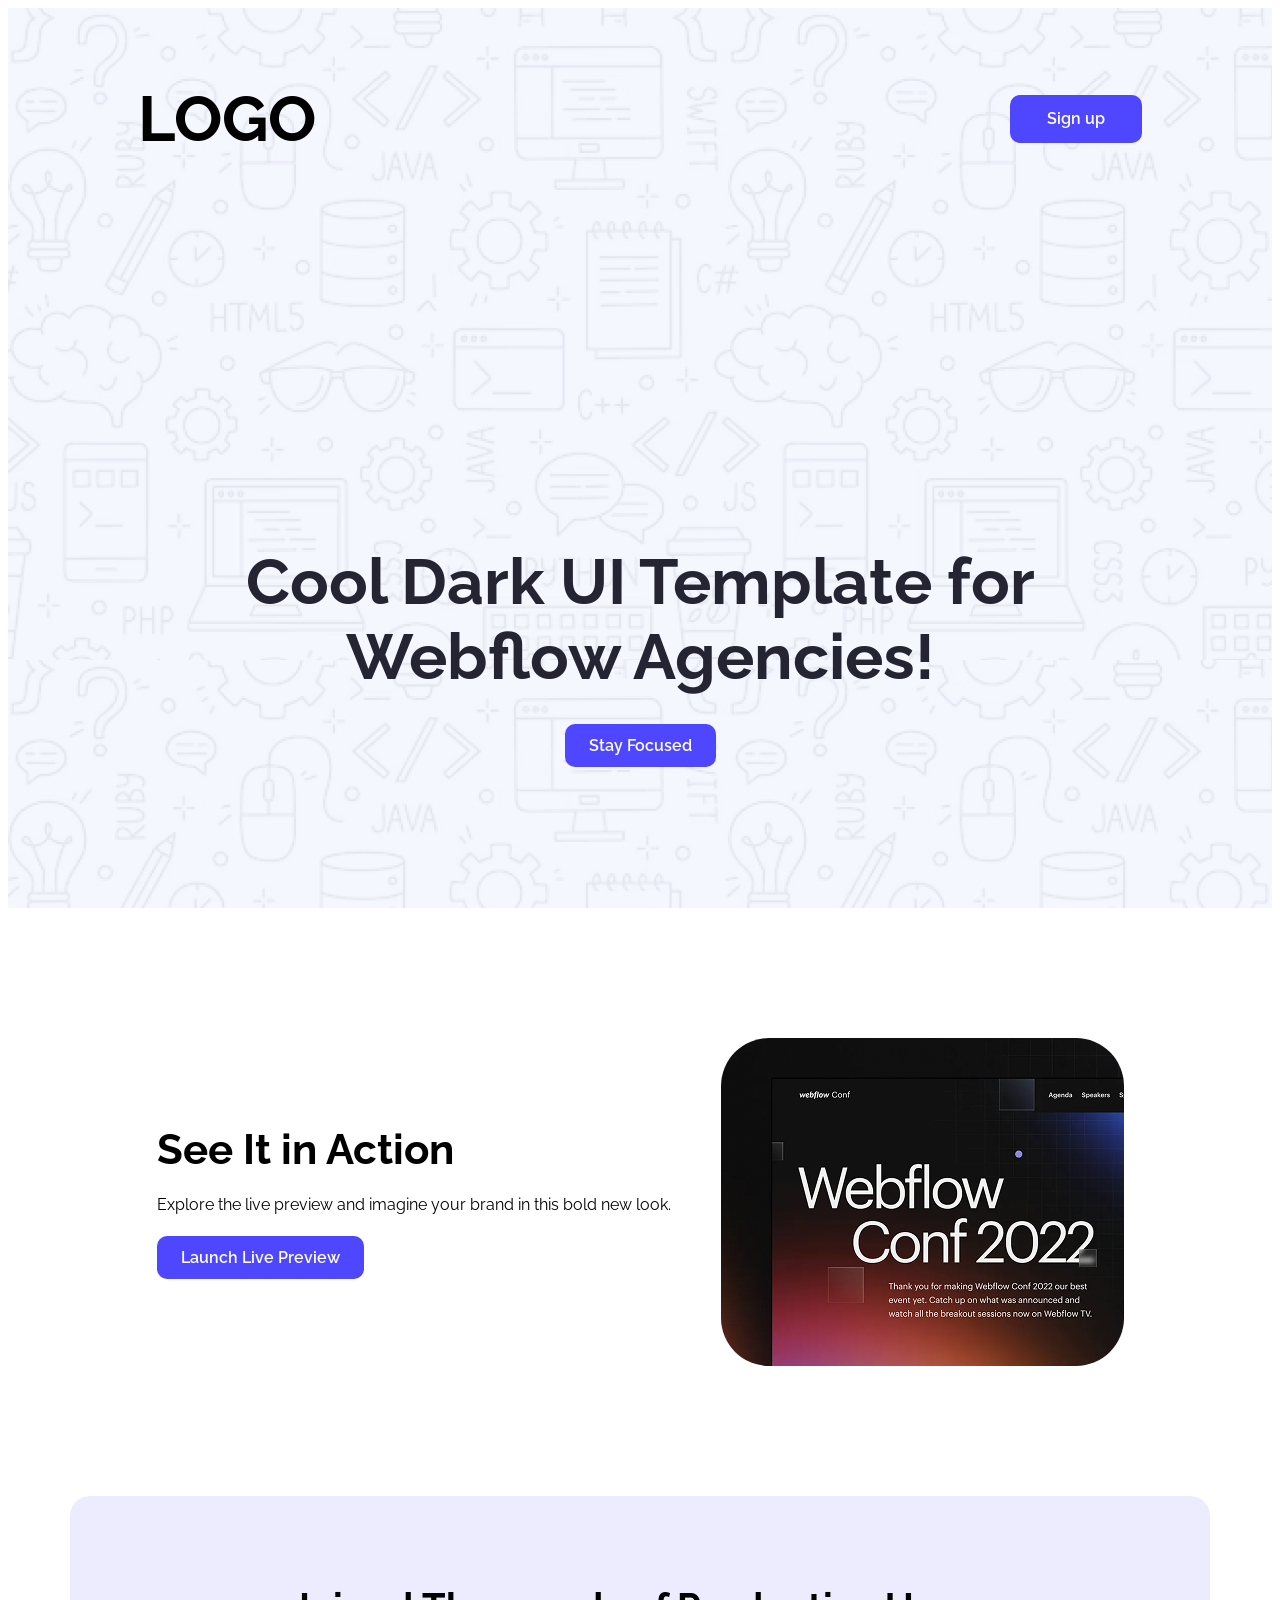
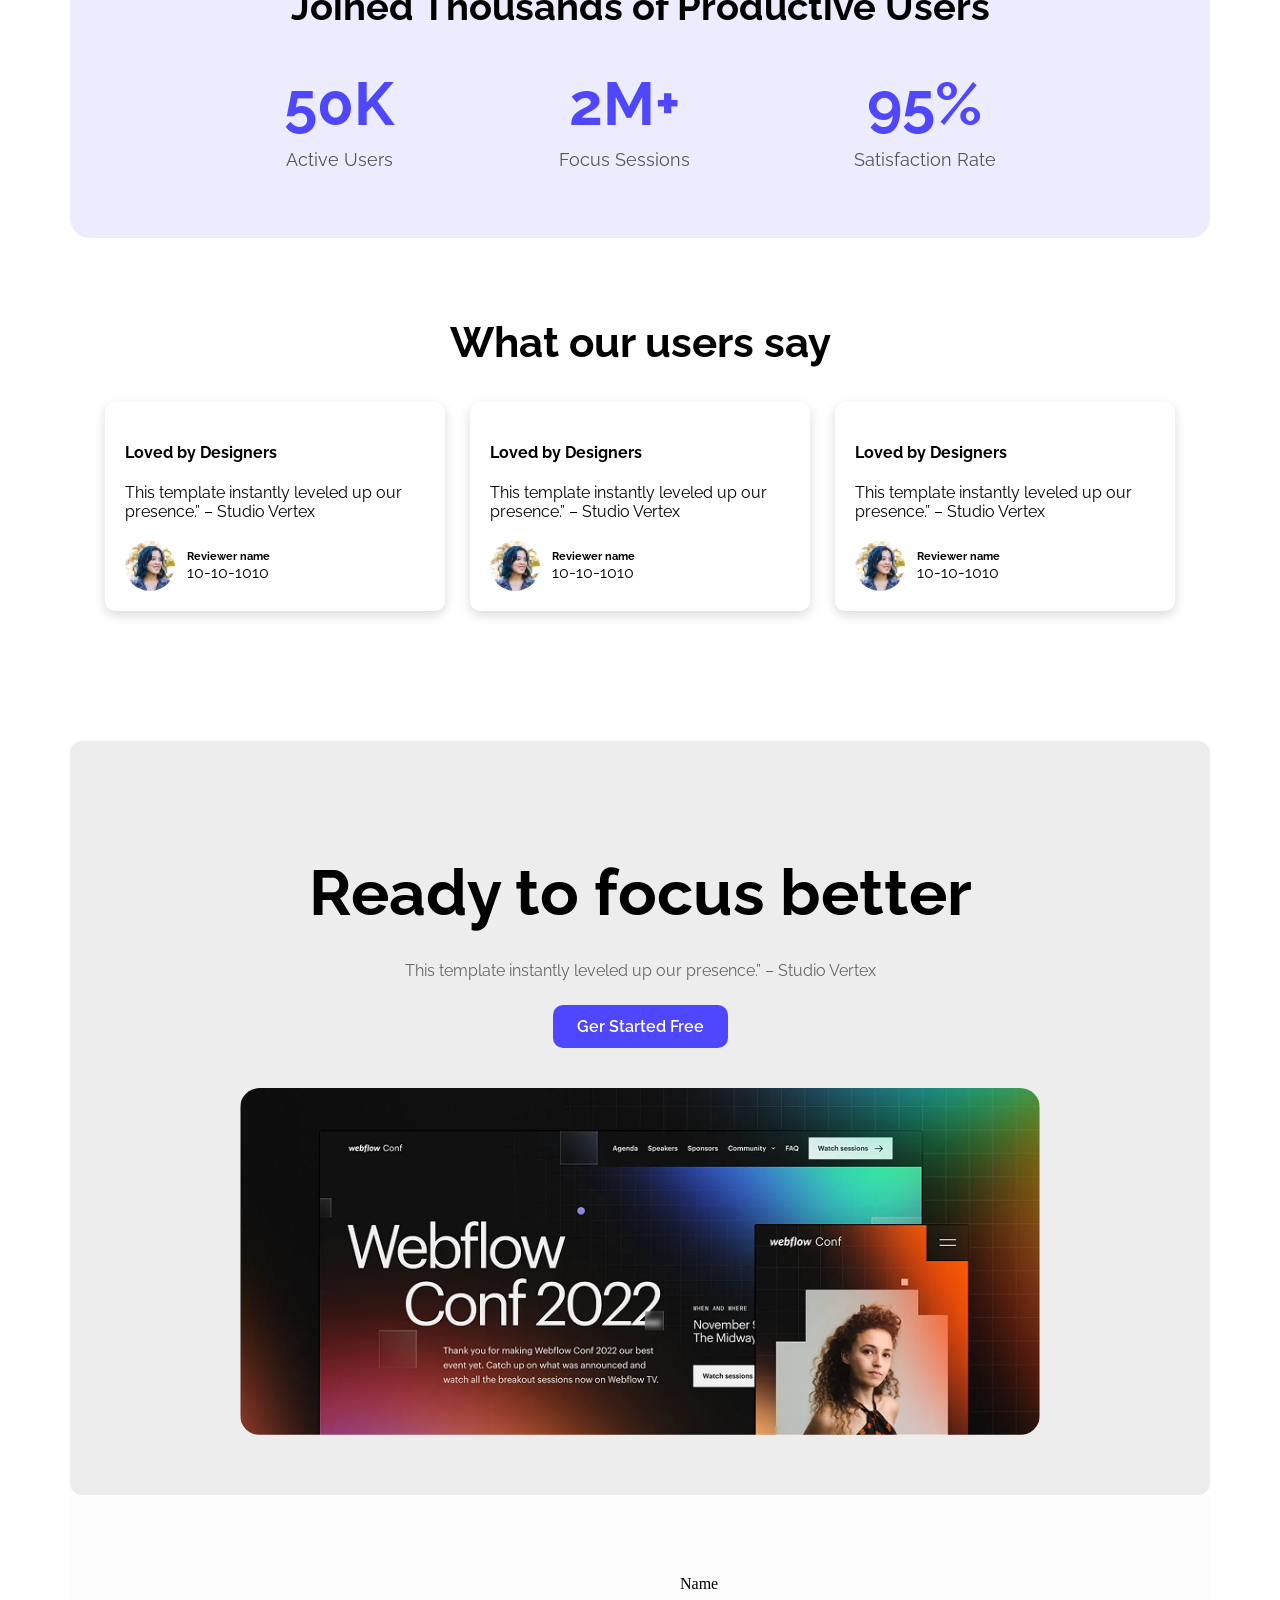
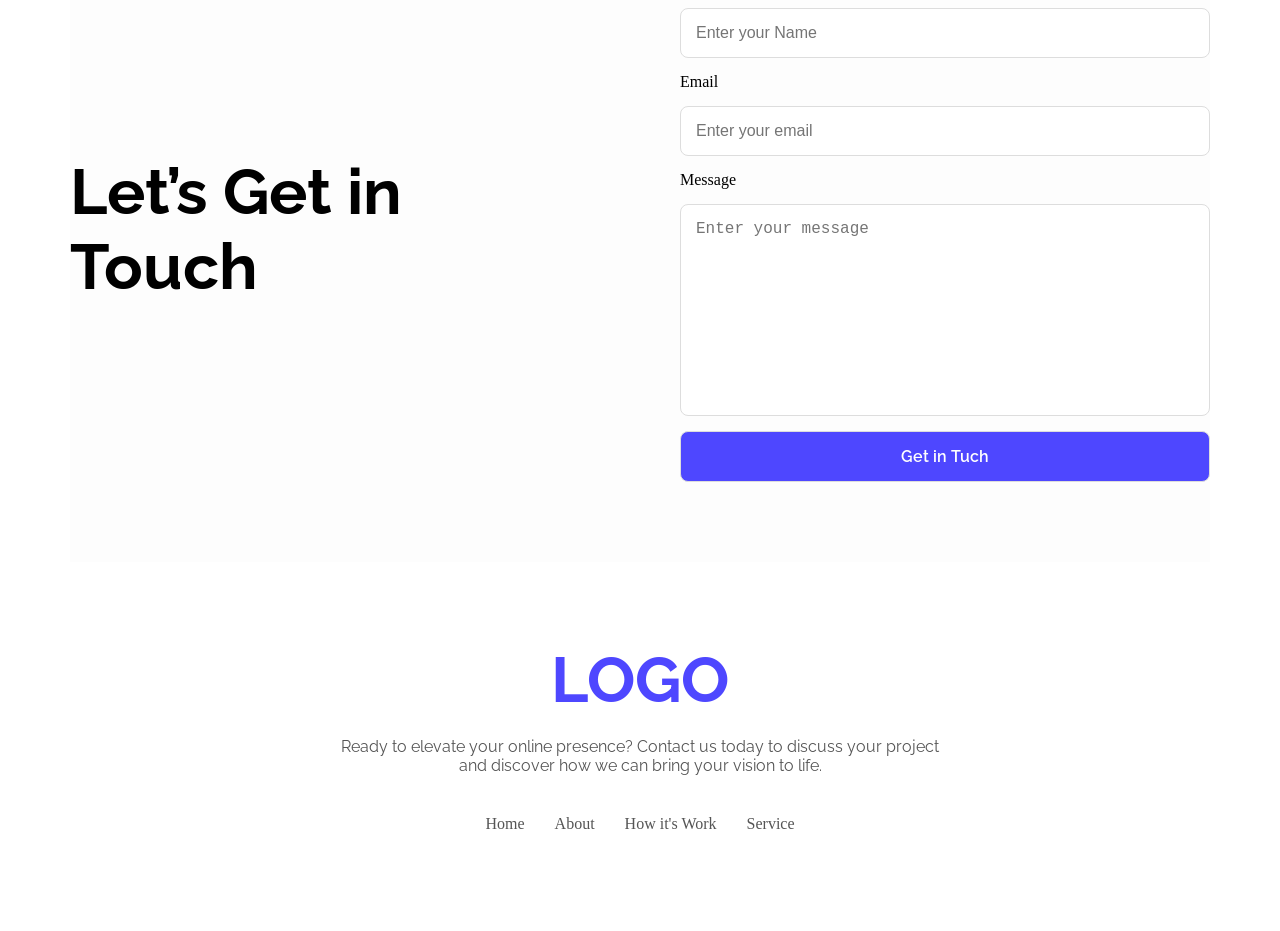
<file: Programming Hero/Milestone_2/Assignment_1/index.html>
<!doctype html>
<html lang="en">
  <head>
    <meta charset="UTF-8" />
    <meta name="viewport" content="width=device-width, initial-scale=1.0" />
    <title>Assignment 1</title>

    <link rel="preconnect" href="https://fonts.googleapis.com" />
    <link rel="preconnect" href="https://fonts.gstatic.com" crossorigin />
    <link
      href="https://fonts.googleapis.com/css2?family=Playwrite+CU+Guides&family=
Port+Lligat+Slab&family=Raleway:ital,wght@0,100..900;1,100..900&display=swap"
      rel="stylesheet"
    />
    <link rel="stylesheet" href="style.css" />
  </head>
  <body>

    <header class="header-bg">
      <nav>
        <h1 class="nav-title raleway-normal">LOGO</h1>
        <button class="button-global raleway-normal">Sign up</button>
      </nav>
      <div class="hero">
        <h1 class="hero-title">Cool Dark UI Template for Webflow Agencies!</h1>
        <button class="button-global">Stay Focused</button>
      </div>
    </header>

    <main>
      <!-- Action section -->
      <section>
        <div class="action">
          <div>
            <h3 class="raleway-normal">See It in Action</h3>
            <p class="raleway-normal">
              Explore the live preview and imagine your brand in this bold new
              look.
            </p>

            <button class="button-global">Launch Live Preview</button>
          </div>
          <img src="../Assignment_1/images/Assets/wc-mini.png" alt="Mini" />
        </div>
      </section>
      <section>
        <div class="how-works">
          <h3 class="raleway-normal">Joined Thousands of Productive Users</h3>

          <ul>
            <li>
              <h2 class="primary-color">50K</h2>
              <p>Active Users</p>
            </li>

            <li>
              <h2 class="primary-color">2M+</h2>
              <p>Focus Sessions</p>
            </li>

            <li>
              <h2 class="primary-color">95%</h2>
              <p>Satisfaction Rate</p>
            </li>
          </ul>
        </div>
      </section>
      <!-- what our user say -->
      <section>
        <h2 class="raleway-normal title">What our users say</h2>

        <div class="user">
          <div class="user-says">
            <h4>Loved by Designers</h4>
            <p>
              This template instantly leveled up our presence.” – Studio Vertex
            </p>
            <div class="reviewer">
              <img
                src="../Assignment_1/images/Assets/avatar.png"
                alt="avatar"
              />

              <div>
                <h6>Reviewer name</h6>
                <p>10-10-1010</p>
              </div>
            </div>
          </div>
          <div class="user-says">
            <h4>Loved by Designers</h4>
            <p>
              This template instantly leveled up our presence.” – Studio Vertex
            </p>
            <div class="reviewer">
              <img
                src="../Assignment_1/images/Assets/avatar.png"
                alt="avatar"
              />

              <div>
                <h6>Reviewer name</h6>
                <p>10-10-1010</p>
              </div>
            </div>
          </div>
          <div class="user-says">
            <h4>Loved by Designers</h4>
            <p>
              This template instantly leveled up our presence.” – Studio Vertex
            </p>
            <div class="reviewer">
              <img
                src="../Assignment_1/images/Assets/avatar.png"
                alt="avatar"
              />

              <div>
                <h6>Reviewer name</h6>
                <p>10-10-1010</p>
              </div>
            </div>
          </div>
        </div>
      </section>

      <section class="focus">
        <div class="focus-section">
            <h1>Ready to focus better</h1>
            <p>This template instantly leveled up our presence.” – Studio Vertex</p>
            <button class="button-global">Ger Started Free</button>
            <img src="../Assignment_1/images/Assets/wc-big.png" alt=""></div>
      </section>

      <section>
        <div class="contact-section">
            <h1 class="raleway-normal">
                Let’s Get in Touch
            </h1>
            <form action="">
                <label for="text">Name</label>
                <input type="text" name="" id="text" required placeholder="Enter your Name">
                <label for="email">Email</label>
                <input type="email" name="" id="email" required placeholder="Enter your email">
                <label for="textarea">Message</label>
                <textarea id="textarea" id="" cols="30" rows="10" placeholder="Enter your message"></textarea>

                <input class = "button-global" type="submit" value="Get in Tuch">
                
            </form>
        </div>
      </section>
    </main>
    <footer>
        <section class="footer-section">
            <h1 class="primary-color">
               LOGO
            </h1>
             <p>
                  Ready to elevate your online presence? Contact us today to discuss your project and discover how we can bring your vision to life.
                </p>
              <ul>
                        <li><a href="">Home</a></li>
                        <li><a href="">About</a></li>
                        <li><a href="">How it's Work</a></li>
                        <li><a href="">Service</a></li>
                    </ul>
        </section>
    </footer>
  </body>
</html>
</file>
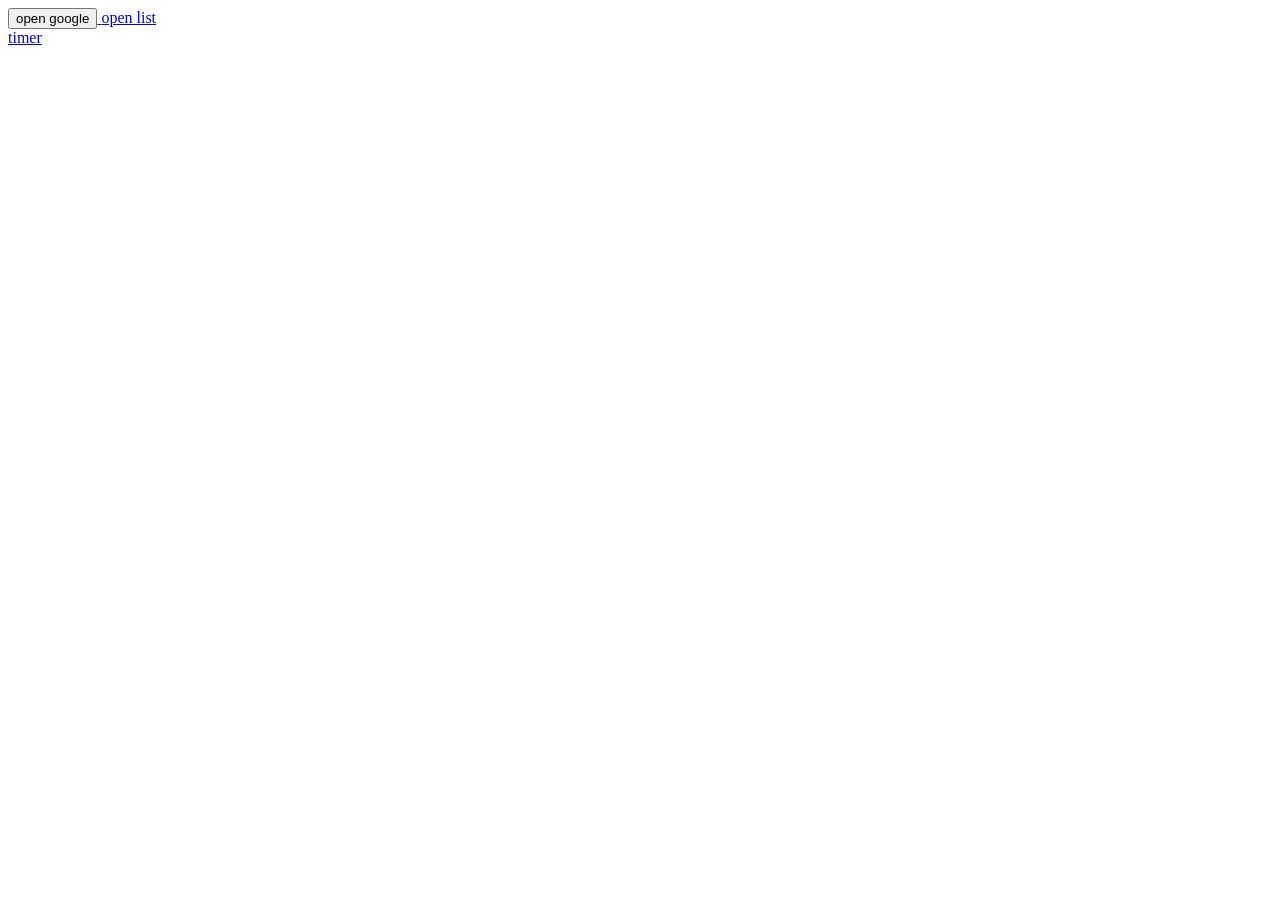
<file: Programming Hero/anchor.html>
<!DOCTYPE html>
<html lang="en">
<head>
    <meta charset="UTF-8">
    <meta name="viewport" content="width=device-width, initial-scale=1.0">
    <title>Document</title>
</head>
<body>
    <a href="https://www.google.com/" target="_blank">
        <button>open google</button>
    </a>
    <!-- use internal file -->
     <a href="list.html" target="_blank">open list</a><br>
     <!-- use internal diffrent folder -->
      <a href="/Projects/countDown.html">timer</a>
</body>
</html>
</file>
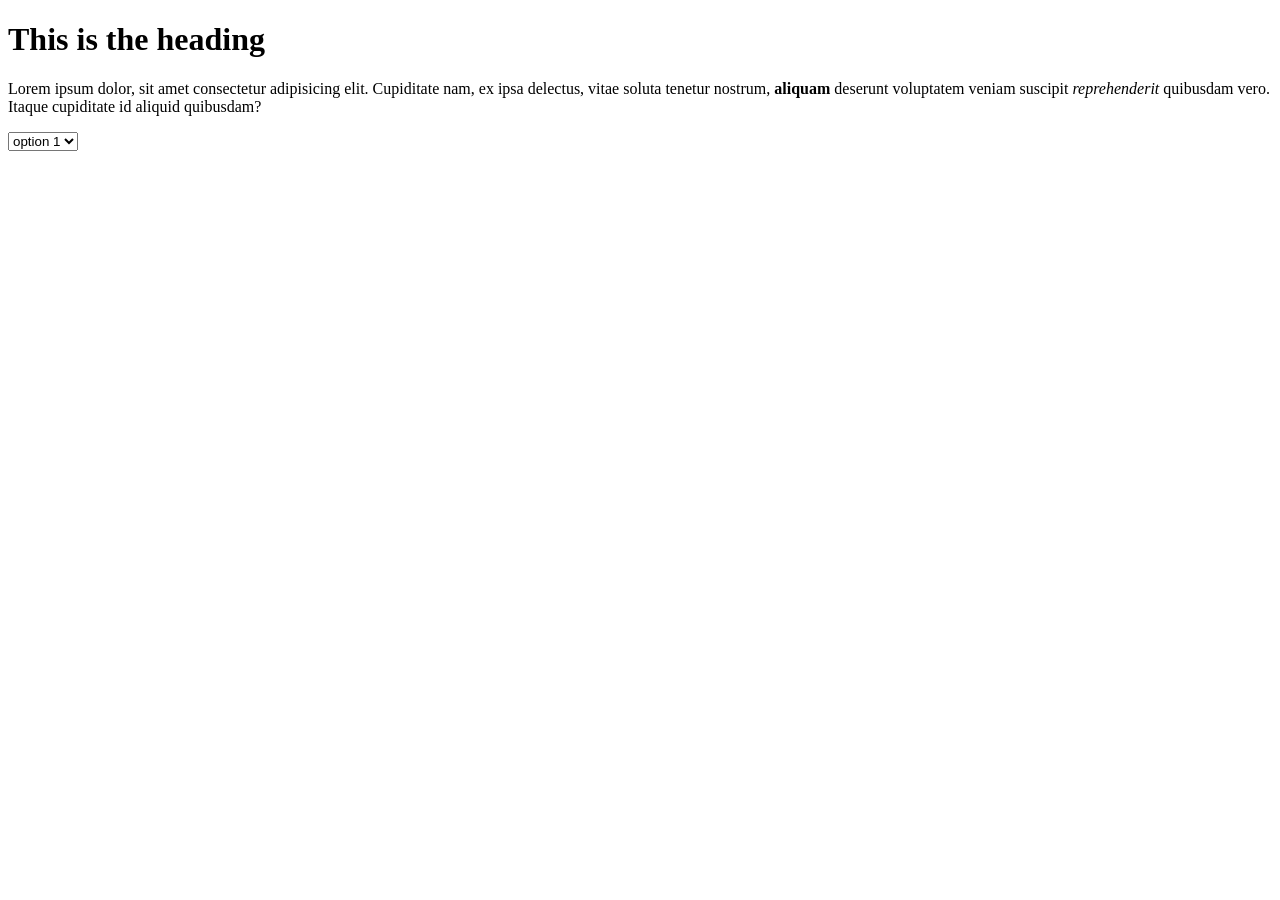
<file: Programming Hero/Milestone_1/titleImageAndTxt.htm>
<!DOCTYPE html>
<html lang="en">
<head>
    <meta charset="UTF-8">
    <meta name="viewport" content="width=device-width, initial-scale=1.0">
    <title>This is the title</title>
    <link rel="shortcut icon" href="Mafi_2.jpg" type="image/x-icon">
</head>
<body>
    <h1>
        This is the heading
    </h1>
    <div>
        <p>Lorem ipsum dolor, sit amet consectetur adipisicing elit. Cupiditate nam, ex ipsa delectus, vitae soluta tenetur nostrum, <strong>aliquam</strong> deserunt voluptatem veniam suscipit <em>reprehenderit</em> quibusdam vero. <span>Itaque</span> cupiditate id aliquid quibusdam?</p>
    </div>

    <select>
        <option>option 1</option>
        <option>option 2</option>
        <option>option 3</option>
    </select>
</body>
</html>
</file>
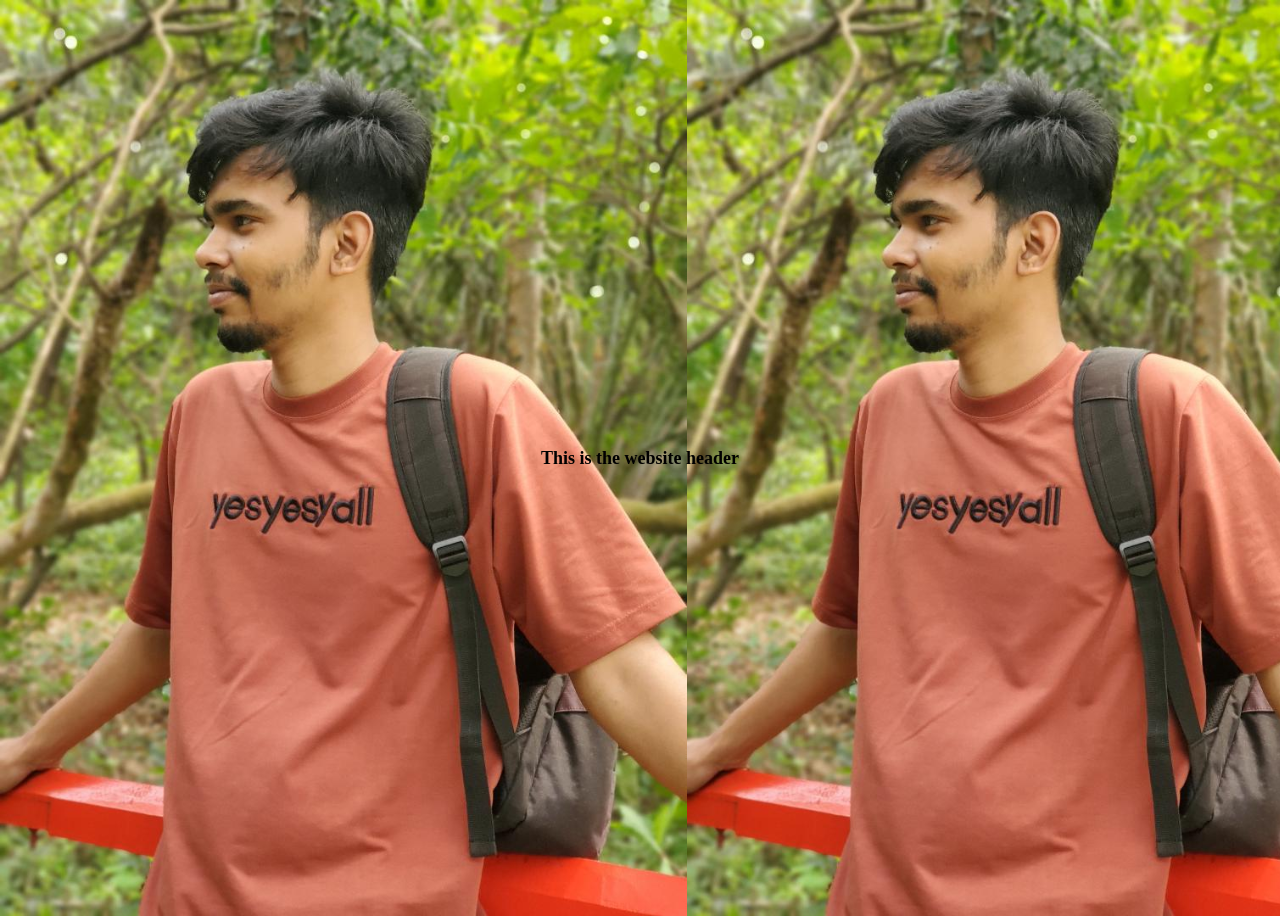
<file: Programming Hero/Milestone_2/backgroundImg.htm>
<!DOCTYPE html>
<html lang="en">
<head>
    <meta charset="UTF-8">
    <meta name="viewport" content="width=device-width, initial-scale=1.0">
    <title>BackGround Image</title>
    <link rel="shortcut icon" href="../Milestone_1/Mafi_2.jpg" type="image/x-icon">
    
    <style>
        .WebHeader{
    
          
            font-size: large
            ;
            font-weight: bold;
            text-align:  center;


        }
        body{
            height: 100vh;
            
            background-color: aqua;
            flex-direction: column;
            justify-content: center;
            
            display: flex;
            align-items: center;
            background-image: url("../Milestone_1/Mafi_2.jpg");
            /* background-repeat: no-repeat; */
            /* background-repeat: repeat-x; */
            /* background-repeat: repeat-y;
             */
             /* background-repeat: repeat; */
            background-size: contain;
            
        }
    </style>
</head>
<body>
    <header class="WebHeader">
        This is the website header
    </header>
</body>
</html>
</file>
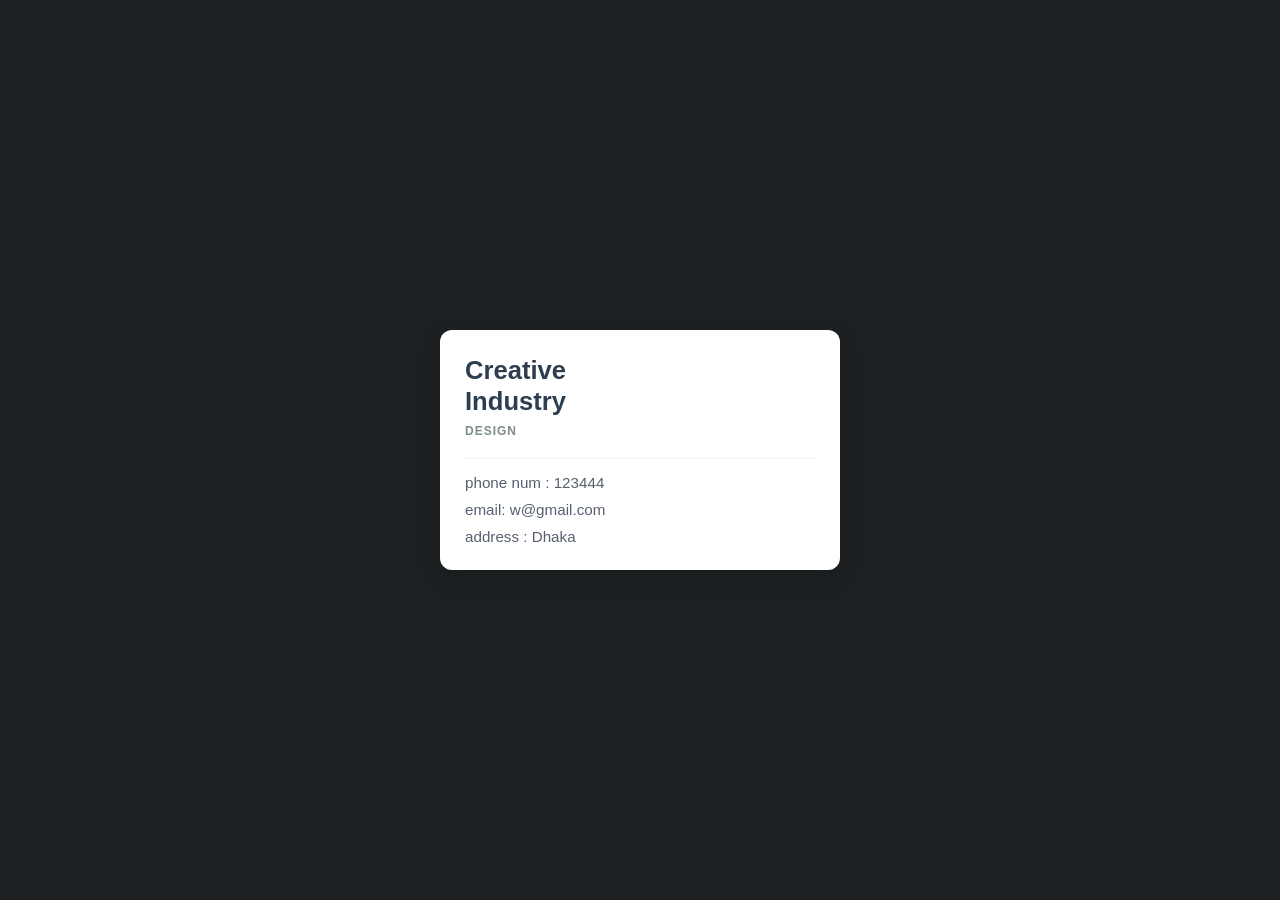
<file: Programming Hero/Milestone_2/cardDesign.html>
<!DOCTYPE html>
<html lang="en">
<head>
    <meta charset="UTF-8">
    <meta name="viewport" content="width=device-width, initial-scale=1.0">
    <title>Card Design</title>
    <style>
    /* This is use in every content */
     /* *{
            padding: 20px;
        } */ 
    #Head {
            font-size: 1.6rem;
            font-weight: 700;
            color: #2c3e50;
            line-height: 1.2;
            margin: 0 0 5px 0; 
        }

       
        h5 {
            margin: 0 0 20px 0;
            color: #7f8c8d;
            font-size: 0.9rem;
            text-transform: uppercase; 
            letter-spacing: 1px;       
        }

       
        ul {
            list-style-type: none;
            padding: 0;
            margin: 0;
            border-top: 1px solid #f1f2f6; 
            padding-top: 15px;
        }

        li {
            font-size: 0.95rem;
            color: #57606f;
            margin-bottom: 10px; 
        }

        li:last-child {
            margin-bottom: 0;
        }

        body{
            background-color: rgb(30, 33, 35);
            justify-content: center;
            align-items: center;
            display: flex;
            height: 100vh;
            margin: 0;
            font-family: sans-serif;
            
        }
        .items{
            background-color: white;
            width: 400px;
            padding: 25px;
            border-radius: 12px;
            box-shadow: 0px 8px 24px rgba(0,0,0,.15);
            box-sizing: border-box;
        }
    </style>
</head>
<body>
    <div class="items">
        <header id="Head">Creative <br>Industry </header>
        <h5><small>Design</small></h5>

        <ul >
            <li>phone num : 123444</li>
            <li>email: w@gmail.com</li>
            <li>address : Dhaka</li>
        </ul>
    </div>
</body>
</html>
</file>
<file: Programming Hero/Milestone_2/Assignment_1/style.css>
/* .raleway-normal {
  font-optical-sizing: auto;
  font-style: normal;
} */

/* CSS access in a variable */
:root {
  --primary-color: #fff;
  --secondery-color: #000;
  --heading-font: "Raleway", sans-serif;
  --paragraph-font: "Raleway", sans-serif;
}
h1,
h2,
h4,
h3,
h5,
h6 {
  font-family: var(--heading-font);
}

p {
  font-family: "Raleway", sans-serif;
}
/* body {
} */

h1 {
  font-size: 64px;
}
/* h2{
    font-size: 45px;
} */
h3 {
  font-size: 42px;
}

/* Shared Button */
.primary-color {
  color: #4e47ff;
}
.button-global {
  background-color: #4e47ff;
  color: white;
  border: none;
  font-family: "Raleway", sans-serif;
  border-radius: 10px;
  padding: 12px 24px;
  font-size: 16px;
  font-weight: 600;
  cursor: pointer;
  transition: 0.3s;
}

.button-global:hover {
  background-color: #30e3ff;
}

/* Nav */

nav {
  display: flex;
  justify-content: space-between;
  align-items: center;
  margin: 0 130px;
  padding: 20px 0;
}

nav h2 {
  color: #4e47ff;
  font-weight: bold;
  font-size: 34px;
  margin: 0;
}

nav button {
  width: 132px;
  height: 48px;
}

/* header bg */

.header-bg {
  background-image: url("../Assignment_1/images/Assets/Hero-bg.png");
  height: 100vh;
}
/* Hero Section */

.hero {
  display: flex;
  flex-direction: column;
  justify-content: center;
  align-items: center;
  height: calc(100vh - 90px);
  text-align: center;
}

.hero-title {
  font-weight: 700;
  color: #252432;
  margin-bottom: 30px;
  max-width: 900px;
}
/* main */
main {
  max-width: 1140px;
  margin: 0 auto;
}

/* See Action */
.action {
  display: flex;
  align-items: center;
  justify-content: center;
  margin-top: 130px;
  margin-bottom: 130px;

  gap: 50px;
}
.action h3 {
  font-weight: bold;
  margin: 0;
}
.action p {
  font-weight: normal;
  line-height: 30px;
}
.action img {
  border-radius: 48px;
}

/* How Works */

.how-works {
  background-color: rgba(78, 71, 255, 0.1);
  padding: 50px;
  border-radius: 20px;
  margin: 80px auto;
}

.how-works h3 {
  text-align: center;
  font-size: 38px;
  font-weight: bold;
  margin-bottom: 40px;
}

.how-works ul {
  list-style: none;
  display: flex;
  justify-content: space-evenly;
  padding: 0;
  margin: 0;
}

.how-works ul li {
  text-align: center;
}

.how-works ul li h2 {
  font-size: 60px;
  color: #4e47ff;
  margin: 0;
}

.how-works ul li p {
  font-size: 18px;
  color: #555;
  margin-top: 10px;
}

/* user says */
.user {
  display: flex;
  justify-content: center;
  gap: 25px;
  flex-wrap: wrap;
}

.user-says {
  width: 300px;
  padding: 20px;
  border-radius: 10px;
  background-color: #fff;
  box-shadow: 0 4px 12px rgba(0, 0, 0, 0.15);
  transition: all 0.3s ease;
  margin-bottom: 130px;
}

.user-says:hover {
  transform: translateY(-5px);
  box-shadow: 0 8px 20px rgba(0, 0, 0, 0.25);
}

.title {
  text-align: center;
  font-size: 42px;
  font-weight: bold;
}

.reviewer {
  display: flex;
  align-items: center;
  gap: 12px;
  margin-top: 20px;
}

.reviewer img {
  width: 50px;
  height: 50px;
  border-radius: 50%;
  object-fit: cover;
}

.reviewer h6,
.reviewer p {
  margin: 0;
}

/* Focus Section */

.focus {
  background-color: #eeeded;

  border-radius: 12px;
  padding: 60px 30px;
}

.focus-section {
  display: flex;
  flex-direction: column;
  align-items: center;
  text-align: center;
}

.focus-section h1 {
  margin-bottom: 15px;
}

.focus-section p {
  color: #666;
  margin-bottom: 25px;
}

.focus-section img {
  width: 100%;
  max-width: 800px;
  margin-top: 40px;
  border-radius: 20px;
}

/* contact section */

.contact-section {
  background-color: #fdfdfd;
  display: flex;
  justify-content: space-between;
  align-items: center;
  gap: 80px;
  padding: 80px 0;
}

.contact-section h1 {
  flex: 1;

  font-weight: bold;
}

.contact-section form {
  flex: 1;
  display: flex;
  flex-direction: column;
  gap: 15px;
}

.contact-section input,
.contact-section textarea {
  padding: 15px;
  border: 1px solid #ddd;
  border-radius: 8px;
  font-size: 16px;
}

.contact-section textarea {
  resize: none;
}

.contact-section input[type="submit"] {
  width: 100%;
}

/* Footer */

.footer-section {
  display: flex;
  flex-direction: column;
  align-items: center;
  text-align: center;
  padding: 80px 20px;
  background-color: #fff;
}

.footer-section h1 {
  color: #4e47ff;
  margin: 0;
}

.footer-section p {
  color: #555;
  max-width: 600px;
  margin: 20px 0;
}

.footer-section ul {
  display: flex;
  list-style: none;
  gap: 30px;
  padding: 0;
  margin: 20px 0 0;
}

.footer-section a {
  text-decoration: none;
  color: #555;
  transition: 0.3s;
}

.footer-section a:hover {
  color: #4e47ff;
}
</file>
